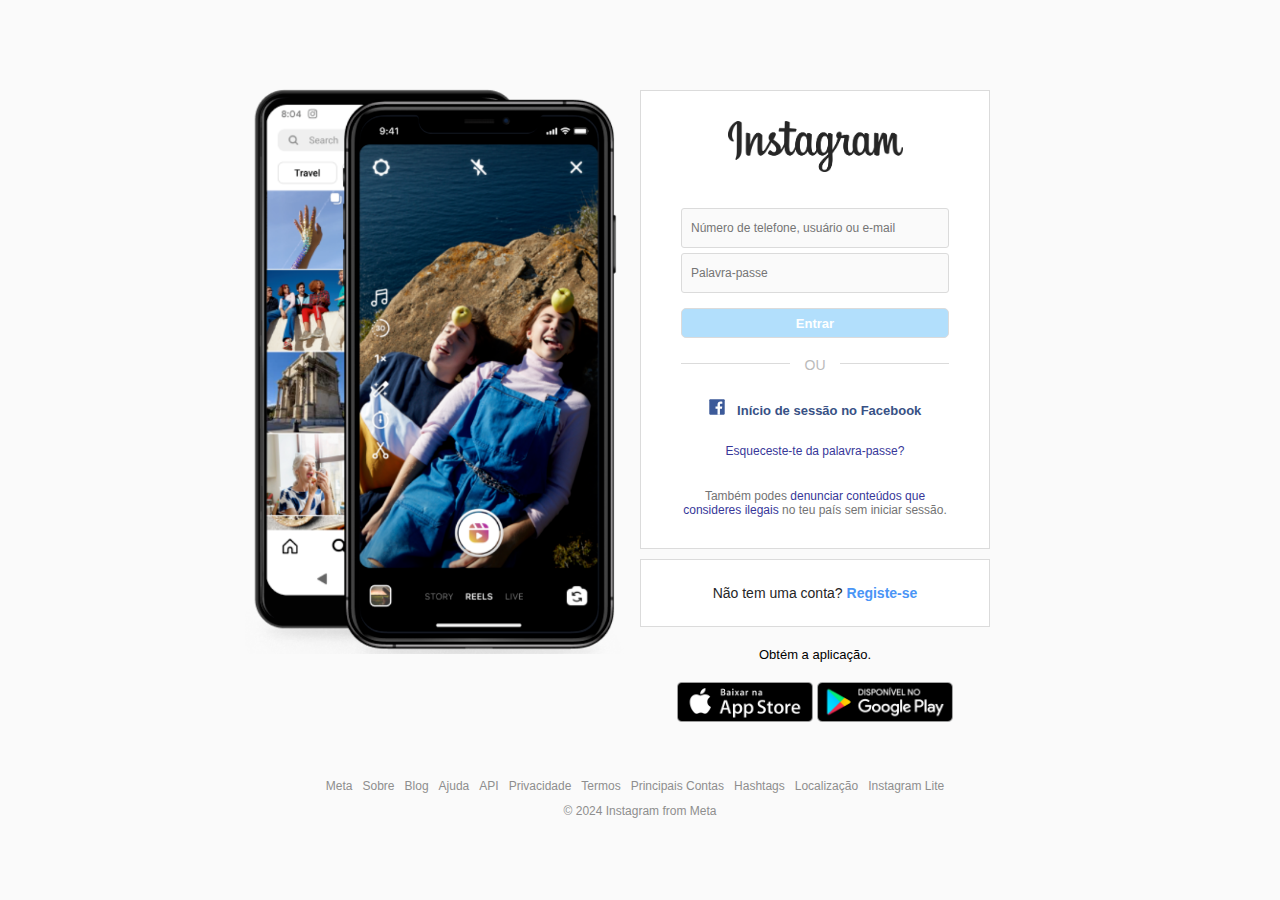
<file: 0_instagram.html>
<!DOCTYPE html>
<html lang="pt-br">
<head>
    <meta charset="UTF-8">
    <meta name="viewport" content="width=device-width, initial-scale=1.0">
    <title>Instagram</title>
    <link rel="stylesheet" href="1_instagram.css">
    <link rel="shortcut icon" href="favicon .png" type="image/x-icon">
</head>
<body>
    <main>

        <div id="main-conatiner">
            <div id="banner-container">
                <img src="banner2.png" alt="Criar uma conta no Instagram">
            </div>

            <div id="form-container">
                <div id="form-box">
                    <img id="logo-insta" src="logo_instagram.png" alt="Logo Instagram">
                    <form  id="login-form">

                        <input type="text" name="username" placeholder="Número de telefone, usuário ou e-mail">

                        <input type="password" name="password" placeholder="Palavra-passe">

                        <input type="submit" value="Entrar">

                    </form>

                    <div class="separator">
                        <div class="line"></div>
                        <span>Ou</span>
                    </div>

                    <div id="other-links">

                        <div id="facebook-login">
                            <a href="#">
                                <img src="logo_facebook.svg" alt="Facebook Login">
                                <span>Início de sessão no Facebook</span>
                            </a>
                        </div>

                        <div id="forget-pass">
                            <a href="#">Esqueceste-te da palavra-passe?</a>
                            <p class="extra">Também podes <a href="#">denunciar conteúdos que consideres ilegais  </a> no teu país sem iniciar sessão.</p>
                        </div>

                        

                    </div>

                </div>

                <div id="register-container">
                    <p>Não tem uma conta? <a href="#">Registe-se</a></p>
                </div>
                
                <div id="get-app-container">
                    <p>Obtém a aplicação.</p>
                    <a href="#">
                        <img src="apple_btn.png" alt="Apple Store">
                        <img src="gplay_btn.png" alt="Google Play">
                    </a>
                </div>
            </div>
        </div>
    </main>

    <footer>
        <nav>
            <ul id="footer-links">
                <li><a href="#">Meta</a></li>
                <li><a href="#">Sobre</a></li>
                <li><a href="#">Blog</a></li>
                <li><a href="#">Ajuda</a></li>
                <li><a href="#">API</a></li>
                <li><a href="#">Privacidade</a></li>
                <li><a href="#">Termos</a></li>
                <li><a href="#">Principais Contas</a></li>
                <li><a href="#">Hashtags</a></li>
                <li><a href="#">Localização</a></li>
                <li><a href="#">Instagram Lite</a></li>
            </ul>
        </nav>
        <p id="copyright">&copy; 2024 Instagram from Meta</p>
    </footer>
</body>
</html>
</file>
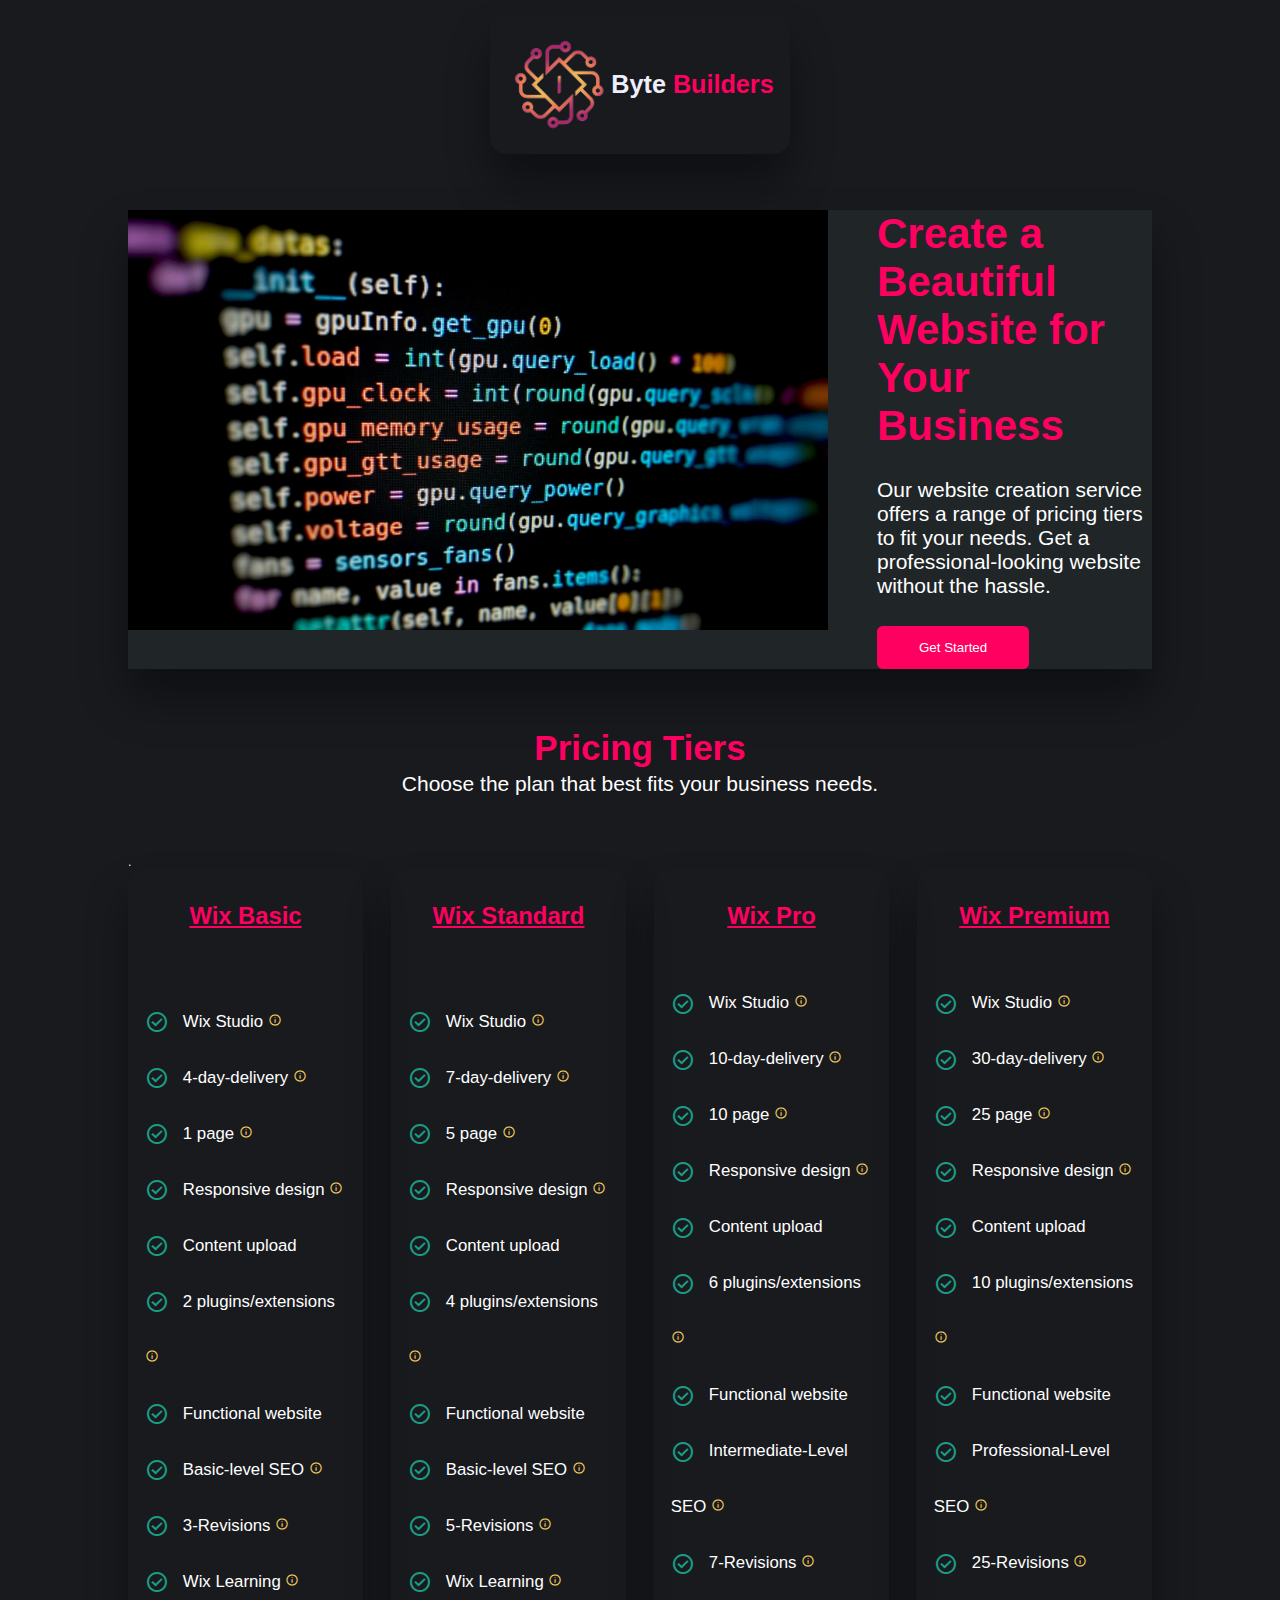
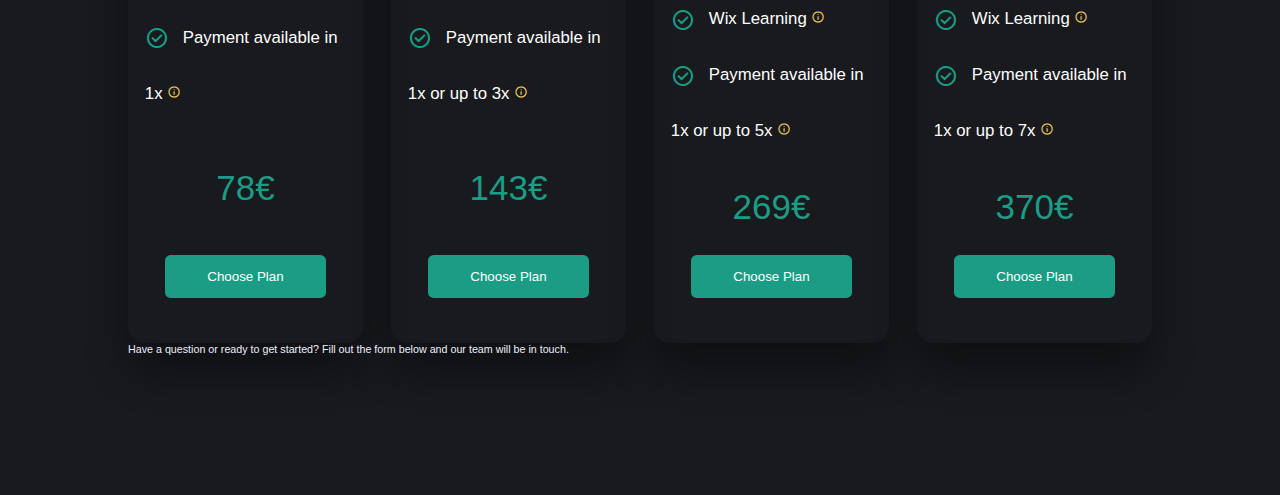
<file: 0_services_bytebuilders.html>
<!DOCTYPE html>
<html lang="pt-br">
<head>
    <meta charset="UTF-8">
    <meta name="viewport" content="width=device-width, initial-scale=1.0">
    <title>Services List |  ByteBuilders</title>
    <link rel="stylesheet" href="1_services_bytebuilders.css">
    <link rel="stylesheet" href="https://fonts.googleapis.com/css2?family=Material+Symbols+Outlined:opsz,wght,FILL,GRAD@20..48,100..700,0..1,-50..200" />
</head>
<body>
    <div class="container">
        <header>
            <div class="logo">
                <img src="logo.png" alt="Logo Image">
                <h1>Byte <span class="danger">Builders</span></h1>
            </div>
        </header>
    </div>

    <main>
        <div class="main-container">
            <div class="main-inner">
                <img src="code_slogan.jpg" alt="Main Image">
                <div class="main-slogan">
                    <h1 class="danger">Create a Beautiful Website for Your Business</h1>
                    <p>Our website creation service offers a range of pricing tiers to fit your needs. Get a professional-looking website without the hassle.</p>
                    <button>Get Started</button>
                </div>
            </div>
        </div>

        <section>
            <div class="plans-title">
                <h2>Pricing Tiers</h2>
                <p>Choose the plan that best fits your business needs.</p>
            </div>

            .

            <div class="plans">
                <div class="plan">
                    <h2>Wix Basic</h2>
                    <ul>
                        <li><span class="material-symbols-outlined check_circle">check_circle</span>Wix Studio <a href="" title="More Information"><span class="material-symbols-outlined info">info</span></a></li>
                        <li><span class="material-symbols-outlined check_circle">check_circle</span>4-day-delivery <a href="" title="More Information"><span class="material-symbols-outlined info">info</span></a></li>
                        <li><span class="material-symbols-outlined check_circle">check_circle</span>1 page <a href="" title="More Information"><span class="material-symbols-outlined info">info</span></a></li>
                        <li><span class="material-symbols-outlined check_circle">check_circle</span>Responsive design <a href="" title="More Information"><span class="material-symbols-outlined info">info</span></a></li>
                        <li><span class="material-symbols-outlined check_circle">check_circle</span>Content upload</li>
                        <li><span class="material-symbols-outlined check_circle">check_circle</span>2 plugins/extensions <a href="" title="More Information"><span class="material-symbols-outlined info">info</span></a></li>
                        <li><span class="material-symbols-outlined check_circle">check_circle</span>Functional website</li>
                        <li><span class="material-symbols-outlined check_circle">check_circle</span>Basic-level SEO <a href="" title="More Information"><span class="material-symbols-outlined info">info</span></a></li>
                        <li><span class="material-symbols-outlined check_circle">check_circle</span>3-Revisions <a href="" title="More Information"><span class="material-symbols-outlined info">info</span></a></li>
                        <li><span class="material-symbols-outlined check_circle">check_circle</span>Wix Learning <a href="" title="More Information"><span class="material-symbols-outlined info">info</span></a></li>
                        <li><span class="material-symbols-outlined check_circle">check_circle</span>Payment available in 1x <a href="" title="More Information"><span class="material-symbols-outlined info">info</span></a></li>
                    </ul>
                    <h3 class="plan-price">78€</h3>
                    <button onclick="sendEmailBasic()">Choose Plan</button>
                </div>

                <div class="plan">
                    <h2>Wix Standard</h2>
                    <ul>
                        <li><span class="material-symbols-outlined check_circle">check_circle</span>Wix Studio <a href="" title="More Information"><span class="material-symbols-outlined info">info</span></a></li>
                        <li><span class="material-symbols-outlined check_circle">check_circle</span>7-day-delivery <a href="" title="More Information"><span class="material-symbols-outlined info">info</span></a></li>
                        <li><span class="material-symbols-outlined check_circle">check_circle</span>5 page <a href="" title="More Information"><span class="material-symbols-outlined info">info</span></a></li>
                        <li><span class="material-symbols-outlined check_circle">check_circle</span>Responsive design <a href="" title="More Information"><span class="material-symbols-outlined info">info</span></a></li>
                        <li><span class="material-symbols-outlined check_circle">check_circle</span>Content upload</li>
                        <li><span class="material-symbols-outlined check_circle">check_circle</span>4 plugins/extensions <a href="" title="More Information"><span class="material-symbols-outlined info">info</span></a></li>
                        <li><span class="material-symbols-outlined check_circle">check_circle</span>Functional website</li>
                        <li><span class="material-symbols-outlined check_circle">check_circle</span>Basic-level SEO <a href="" title="More Information"><span class="material-symbols-outlined info">info</span></a></li>
                        <li><span class="material-symbols-outlined check_circle">check_circle</span>5-Revisions <a href="" title="More Information"><span class="material-symbols-outlined info">info</span></a></li>
                        <li><span class="material-symbols-outlined check_circle">check_circle</span>Wix Learning <a href="" title="More Information"><span class="material-symbols-outlined info">info</span></a></li>
                        <li><span class="material-symbols-outlined check_circle">check_circle</span>Payment available in 1x or up to 3x <a href="" title="More Information"><span class="material-symbols-outlined info">info</span></a></li>
                    </ul>
                    <h3 class="plan-price">143€</h3>
                    <button onclick="sendEmailStandard()">Choose Plan</button>
                </div>

                <div class="plan">
                    <h2>Wix Pro</h2>
                    <ul>
                        <li><span class="material-symbols-outlined check_circle">check_circle</span>Wix Studio <a href="" title="More Information"><span class="material-symbols-outlined info">info</span></a></li>
                        <li><span class="material-symbols-outlined check_circle">check_circle</span>10-day-delivery <a href="" title="More Information"><span class="material-symbols-outlined info">info</span></a></li>
                        <li><span class="material-symbols-outlined check_circle">check_circle</span>10 page <a href="" title="More Information"><span class="material-symbols-outlined info">info</span></a></li>
                        <li><span class="material-symbols-outlined check_circle">check_circle</span>Responsive design <a href="" title="More Information"><span class="material-symbols-outlined info">info</span></a></li>
                        <li><span class="material-symbols-outlined check_circle">check_circle</span>Content upload</li>
                        <li><span class="material-symbols-outlined check_circle">check_circle</span>6 plugins/extensions <a href="" title="More Information"><span class="material-symbols-outlined info">info</span></a></li>
                        <li><span class="material-symbols-outlined check_circle">check_circle</span>Functional website</li>
                        <li><span class="material-symbols-outlined check_circle">check_circle</span>Intermediate-Level SEO <a href="" title="More Information"><span class="material-symbols-outlined info">info</span></a></li>
                        <li><span class="material-symbols-outlined check_circle">check_circle</span>7-Revisions <a href="" title="More Information"><span class="material-symbols-outlined info">info</span></a></li>
                        <li><span class="material-symbols-outlined check_circle">check_circle</span>Wix Learning <a href="" title="More Information"><span class="material-symbols-outlined info">info</span></a></li>
                        <li><span class="material-symbols-outlined check_circle">check_circle</span>Payment available in 1x or up to 5x <a href="" title="More Information"><span class="material-symbols-outlined info">info</span></a></li>
                    </ul>
                    <h3 class="plan-price">269€</h3>
                    <button onclick="sendEmailPro()">Choose Plan</button>
                </div>

                <div class="plan">
                    <h2>Wix Premium</h2>
                    <ul>
                        <li><span class="material-symbols-outlined check_circle">check_circle</span>Wix Studio <a href="" title="More Information"><span class="material-symbols-outlined info">info</span></a></li>
                        <li><span class="material-symbols-outlined check_circle">check_circle</span>30-day-delivery <a href="" title="More Information"><span class="material-symbols-outlined info">info</span></a></li>
                        <li><span class="material-symbols-outlined check_circle">check_circle</span>25 page <a href="" title="More Information"><span class="material-symbols-outlined info">info</span></a></li>
                        <li><span class="material-symbols-outlined check_circle">check_circle</span>Responsive design <a href="" title="More Information"><span class="material-symbols-outlined info">info</span></a></li>
                        <li><span class="material-symbols-outlined check_circle">check_circle</span>Content upload</li>
                        <li><span class="material-symbols-outlined check_circle">check_circle</span>10 plugins/extensions <a href="" title="More Information"><span class="material-symbols-outlined info">info</span></a></li>
                        <li><span class="material-symbols-outlined check_circle">check_circle</span>Functional website</li>
                        <li><span class="material-symbols-outlined check_circle">check_circle</span>Professional-Level SEO <a href="" title="More Information"><span class="material-symbols-outlined info">info</span></a></li>
                        <li><span class="material-symbols-outlined check_circle">check_circle</span>25-Revisions <a href="" title="More Information"><span class="material-symbols-outlined info">info</span></a></li>
                        <li><span class="material-symbols-outlined check_circle">check_circle</span>Wix Learning <a href="" title="More Information"><span class="material-symbols-outlined info">info</span></a></li>
                        <li><span class="material-symbols-outlined check_circle">check_circle</span>Payment available in 1x or up to 7x <a href="" title="More Information"><span class="material-symbols-outlined info">info</span></a></li>
                    </ul>
                    <h3 class="plan-price">370€</h3>
                    <button onclick="sendEmailPremium()">Choose Plan</button>
                </div>
            </div>

            <div class="get-in-touch">
                <h3>Have a question or ready to get started? Fill out the form below and our team will be in touch.</h3>
                <form action="">
                    
                </form>
            </div>

        </section>
    </main>

    <script src="1_services_bytebuilders.js"></script>
</body>
</html>
</file>
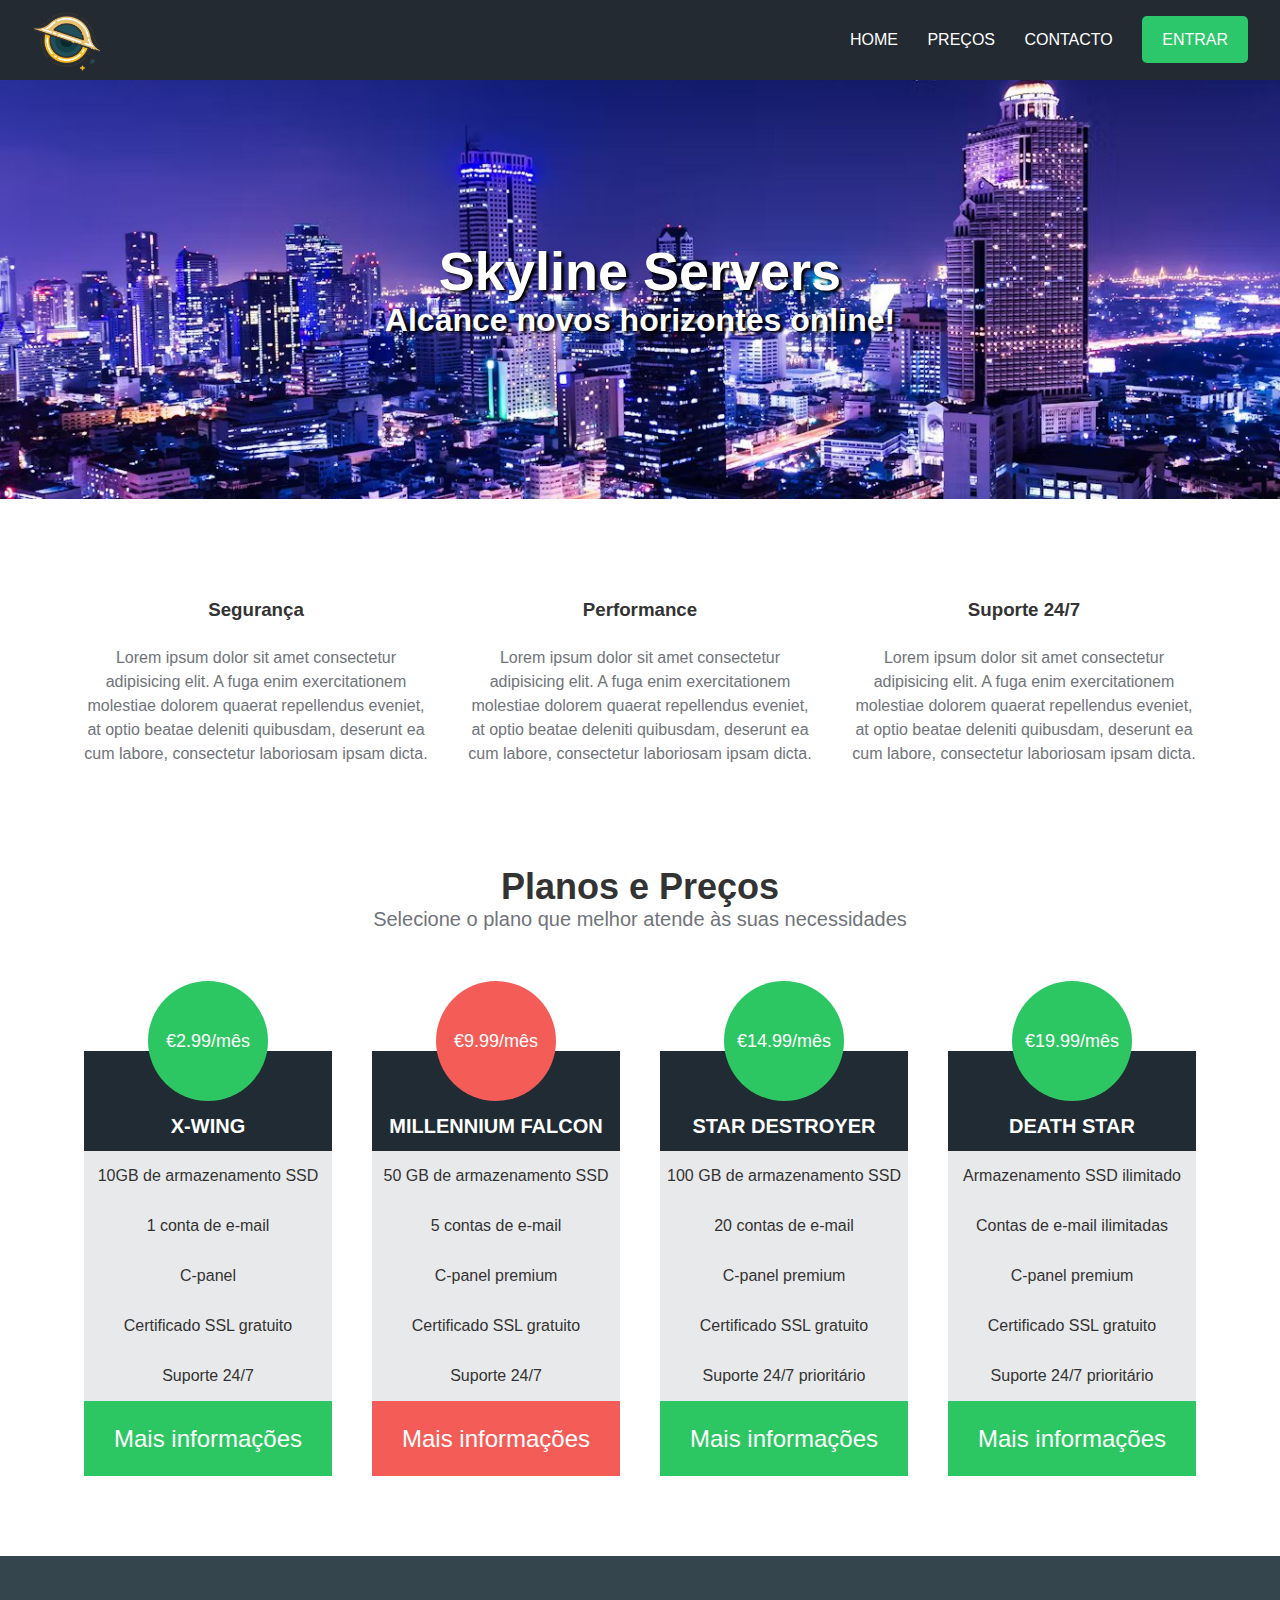
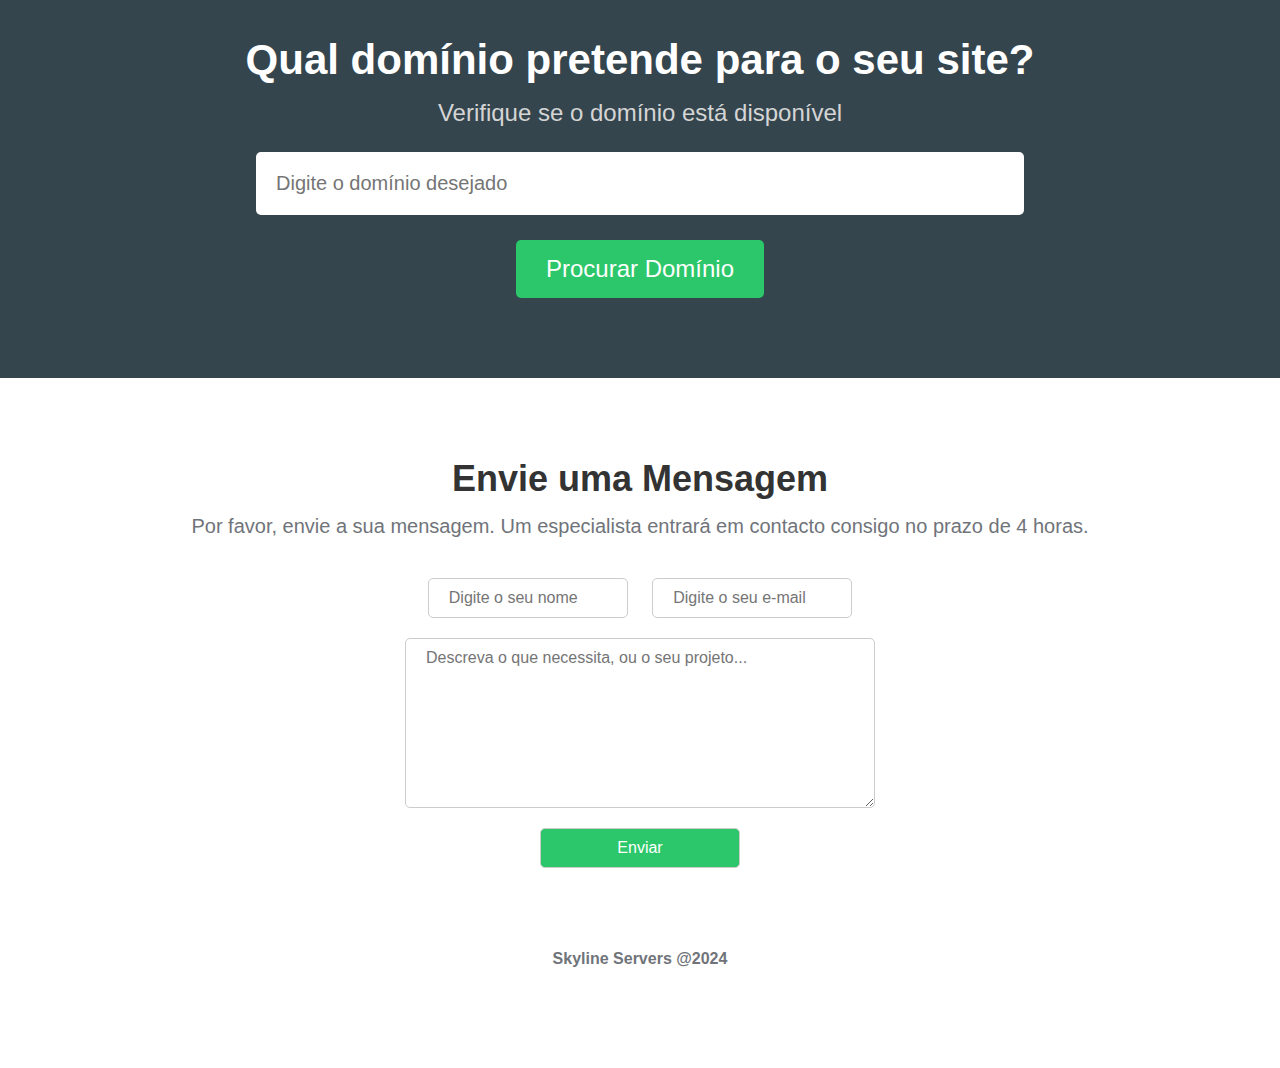
<file: 0_skylineservers.html>
<!DOCTYPE html>
<html lang="pt-br">
<head>
    <meta charset="UTF-8">
    <meta name="viewport" content="width=device-width, initial-scale=1.0">
    <title>Skyline Servers  |  Bruno Coelho</title>
    <link rel="stylesheet" href="1_skylineservers.css">
    <link rel="stylesheet" href="https://cdnjs.cloudflare.com/ajax/libs/font-awesome/6.5.2/css/all.min.css" integrity="sha512-SnH5WK+bZxgPHs44uWIX+LLJAJ9/2PkPKZ5QiAj6Ta86w+fsb2TkcmfRyVX3pBnMFcV7oQPJkl9QevSCWr3W6A==" crossorigin="anonymous" referrerpolicy="no-referrer" />
</head>
<body>
    <div class="container">
        <div class="navbar-container">
            <nav>
                <a href="#">
                    <img src="black-hole.png" alt="Skyline Servers" class="logo">
                </a>
                <ul class="navbar-items">
                    <li><a href="#">Home</a></li>
                    <li><a href="#">Preços</a></li>
                    <li><a href="#">Contacto</a></li>
                    <li><a href="#" class="default-btn">Entrar</a></li>
                </ul>
            </nav>
        </div>
        <main>
            <div class="main-banner">
                <h1>Skyline Servers</h1>
                <p>Alcance novos horizontes online!</p>
            </div>
            <section class="service-container">
                <ul>
                    <li>
                        <i class="fas fa-shield-alt"></i>
                        <h3>Segurança</h3>
                        <p>Lorem ipsum dolor sit amet consectetur adipisicing elit. A fuga enim exercitationem molestiae dolorem quaerat repellendus eveniet, at optio beatae deleniti quibusdam, deserunt ea cum labore, consectetur laboriosam ipsam dicta.</p>
                    </li>
                    <li>
                        <i class="fas fa-rocket"></i>
                        <h3>Performance</h3>
                        <p>Lorem ipsum dolor sit amet consectetur adipisicing elit. A fuga enim exercitationem molestiae dolorem quaerat repellendus eveniet, at optio beatae deleniti quibusdam, deserunt ea cum labore, consectetur laboriosam ipsam dicta.</p>
                    </li>
                    <li>
                        <i class="fas fa-comments"></i>
                        <h3>Suporte 24/7</h3>
                        <p>Lorem ipsum dolor sit amet consectetur adipisicing elit. A fuga enim exercitationem molestiae dolorem quaerat repellendus eveniet, at optio beatae deleniti quibusdam, deserunt ea cum labore, consectetur laboriosam ipsam dicta.</p>
                    </li>
                </ul>
            </section>
            
            <section class="pricing-container">
                <h2>Planos e Preços</h2>
                <p>Selecione o plano que melhor atende às suas necessidades</p>
                <div class="plans-container">
                    <div class="plan">
                        <ul>
                            <li class="price">€2.99/mês</li>
                            <li class="plan-name">X-Wing</li>
                            <li>10GB de armazenamento SSD</li>
                            <li>1 conta de e-mail</li>
                            <li>C-panel</li>
                            <li>Certificado SSL gratuito</li>
                            <li>Suporte 24/7</li>
                            <li class="plan-btn">Mais informações</li>
                        </ul>
                    </div>
                    <div class="plan">
                        <ul>
                            <li class="price recommended">€9.99/mês</li>
                            <li class="plan-name">Millennium Falcon</li>
                            <li>50 GB de armazenamento SSD</li>
                            <li>5 contas de e-mail</li>
                            <li>C-panel premium</li>
                            <li>Certificado SSL gratuito</li>
                            <li>Suporte 24/7</li>
                            <li class="plan-btn recommended">Mais informações</li>
                        </ul>
                    </div>
                    <div class="plan">
                        <ul>
                            <li class="price">€14.99/mês</li>
                            <li class="plan-name">Star Destroyer</li>
                            <li>100 GB de armazenamento SSD</li>
                            <li>20 contas de e-mail</li>
                            <li>C-panel premium</li>
                            <li>Certificado SSL gratuito</li>
                            <li>Suporte 24/7 prioritário</li>
                            <li class="plan-btn">Mais informações</li>
                        </ul>
                    </div>
                    <div class="plan">
                        <ul>
                            <li class="price">€19.99/mês</li>
                            <li class="plan-name">Death Star</li>
                            <li>Armazenamento SSD ilimitado</li>
                            <li>Contas de e-mail ilimitadas</li>
                            <li>C-panel premium</li>
                            <li>Certificado SSL gratuito</li>
                            <li>Suporte 24/7 prioritário</li>
                            <li class="plan-btn">Mais informações</li>
                        </ul>
                    </div>
                </div>
            </section>
            <section class="searchdomain-container">
                <h2>Qual domínio pretende para o seu site?</h2>
                <p>Verifique se o domínio está disponível</p>
                <form>
                    <input type="text" name="domain" id="domain" placeholder="Digite o domínio desejado">
                    <input type="submit" value="Procurar Domínio">
                </form>
            </section>
            <section class="contact-container">
                <h2>Envie uma Mensagem</h2>
                <p>Por favor, envie a sua mensagem. Um especialista entrará em contacto consigo no prazo de 4 horas.</p>
                <form>
                    <input type="text" name="name" id="name" placeholder="Digite o seu nome">
                    <input type="email" name="email" id="email" placeholder="Digite o seu e-mail">
                    <textarea name="message" id="message" placeholder="Descreva o que necessita, ou o seu projeto..."></textarea>
                    <input type="submit" value="Enviar">
                </form>
            </section>
        </main>
        <footer>
            <p>Skyline Servers @2024</p>
        </footer>
    </div>
</body>
</html>
</file>
<file: 1_instagram.css>
/* Geral */
* {
    margin: 0;
    padding: 0;
    box-sizing: border-box;
    font-family: Helvetica;
}

body {
    background-color: #fafafa;
}

/*  Containers */

#main-conatiner {
    display: flex;
    margin-top: 60px;
}

#banner-container,
#form-container {
    flex: 1 1 0;
    width: 50%;
}

#banner-container {
    text-align: right;
}

#banner-container img {
    width: 100%;
    margin-right: 15px;
    margin-top: 25px;
    max-width: 380px;
}

#form-container {
    text-align: center;
}

/*  Login Form */

#form-box {
    background-color: #fff;
    border: 1px solid #dbdbdb;
    width: 350px;
    margin-top: 30px;
}

#logo-insta{
    width: 175px;
    height: 51px;
    margin: 30px auto 12px;
}

#login-form {
    margin-top: 20px;
}

#login-form input {
    display: block;
    font-size: 12px;
    padding: 12px 9px;
    background-color: #fafafa;
    border: 1px solid #dbdbdb;
    border-radius: 3px;
    width: 268px;
    margin: 5px auto;
}

#login-form input[type="submit"] {
    background-color: #b2dffc;
    color: #fff;
    margin-top: 15px;
    border-radius: 5px;
    height: 30px;
    font-size: 13px;
    font-weight: bold;
    padding: 0;
}

/*  Separator  */

.separator {
    position: relative;
}

.line {
    border-top: 1px solid #dbdbdb;
    width: 268px;
    margin: 25px auto 35px;
}

.separator span {
    position: absolute;
    text-transform: uppercase;
    color: #bbb;
    background-color: #fff;
    top: -6px;
    width: 50px;
    margin-left: -25px;
    font-size: 14px;
}

/* Facebook Login */

#facebook-login {
    margin-bottom: 25px;
}

#facebook-login a {
    text-decoration: none;
    color: #385185;
    align-items: center;
    justify-self: center;
}

#facebook-login img {
    width: 16px;
    height: 16px;
    margin-right: 8px;
}

#facebook-login span {
    font-size: 13px;
    font-weight: bold;
    margin-top: 1px;
}

/* Forget Password */

#forget-pass {
    margin-bottom: 20px;
    font-size: 12px;
}

#forget-pass a {
    text-decoration: none;
    color: #373799;
}

#forget-pass p {
    color: #737373;
}

.extra {
    width: 270px;
    margin: 31px auto;
}

#forget-pass .extra a:hover {
    text-decoration: underline;
}
/* Registar */

#register-container {
    background-color: #fff;
    border: 1px solid #dbdbdb;
    width: 350px;
    margin-top: 10px;
    padding: 25px;
}

#register-container p {
    font-size: 14px;
    color: #262626;
}

#register-container a {
    color: #4a95f6;
    text-decoration: none;
    font-weight: bold;
}

/*  Get APP */

#get-app-container {
    text-align: center;
    width: 350px;
}

#get-app-container p {
    margin: 20px 0;
    font-size: 13px;
}

#get-app-container img {
    width: 136px;
    height: 40px;
}

#get-app-container a {
    text-decoration: none;
}

/* FOOTER */

footer {
    text-align: left;
    width: 1000px;
    margin: 50px auto;
    display: flex;
    flex-direction: column;
    justify-content: center;
    align-items: center;
}

#footer-links {
    display: flex;
    list-style: none;
}

#footer-links li {
    margin-right: 10px;
}

#footer-links a ,
#copyright {
    text-decoration: none;
    color: #8e8e8e;
    font-size: 12px;
}

#copyright {
    margin-top: 10px;
}

/* Mobile */

@media (max-width: 450px) {

    body {
        background-color: #fff;
    }

    #banner-container {
        display: none;
    }

    #main-container,
    #form-box {
        margin-top: 0;
    }

    #form-container,
    #form-box,
    #register-container,
    #get-app-container {
        width: 100%;
        border: none;
    }

    footer {
        width: 90%;
    }

    #footer-links {
        flex-wrap: wrap;
        justify-content: center;
        margin-bottom: 10px;
    }
}
</file>
<file: 1_services_bytebuilders.css>
:root {
    --color-primary: #6c9bcf;
    --color-danger: #ff0060;
    --color-success: #1b9c85;
    --color-warming: #f7d060;
    --color-white: #202528;
    --color-real-white: #FFF;
    --color-purple: #bc1ce4;
    --color-info-dark: #7d8da1;
    --color-dark: #edeffd;
    --color-light: rgba(0, 0, 0, 0.4);
    --color-dark-variant: #a3bdcc;
    --color-background: #181a1e; 

    --card-border-radius: 2rem;
    --border-radius-1: 0.4rem;
    --border-radius-2: 1.2rem;

    --card-padding:1.8rem;
    --padding-1: 1.2rem;

    --box-shadow: 0 2rem 3rem var(--color-light);
}

* {
    margin: 0;
    padding: 0;
    outline: 0;
    appearance: 0;
    border: 0;
    text-align: none;
    box-sizing: border-box;
    text-decoration: none;
    list-style: none;
}

html {
    font-size:14px;
}

body {
    width: 100vw;
    height: 100vh;
    font-family: Arial, Helvetica, sans-serif;
    font-size: 0.88rem;
    user-select: none;
    overflow-x: hidden;
    color: var(--color-dark);
    background-color: var(--color-background);
    transition: all 0.7s ease;
}

/* Scroll Bar */
::-webkit-scrollbar {
    width: 8px; 
    height: 8px;
}
::-webkit-scrollbar-track {
    background: #f1f1f1; 
    border-radius: 5px;
}
::-webkit-scrollbar-thumb {
    background: #888; 
    border-radius: 5px; 
}
::-webkit-scrollbar-thumb:hover {
    background: #555; 
}

a {
    color: var(--color-dark);
}

img {
    display: block;
    width: 100%;
    object-fit: cover;
}

h1 {
    font-weight: 800;
    font-size: 1.8rem;
}

h2 {
    font-weight: 600;
    font-size: 1.4em;
}

h3 {
    font-weight: 500;
    font-size: 0.87em;
}

small {
    font-size: 0.76rem;
}

p {
    color: var(--color-dark-variant);
}

b {
    color: var(--color-dark);
}

.non-available {
    position: fixed;
    top: 0;
    left: 0;
    width: 100vw;
    height: 100vh;
    display: none;
    justify-content: center;
    align-items: center;
    background-color: var(--color-dark);
    color: var(--color-white); 
    z-index: 10; 
    text-align: center;
    padding: 1rem;
}

.non-available p {
    font-size: 1.8rem;
    color: var(--color-danger);
}

.text-muted {
    color: var(--color-info-dark);
}

.primary {
    color: var(--color-primary);
}

.danger {
    color: var(--color-danger);
}

.danger-espace {
    color: var(--color-danger);
    font-size: 1.4rem;
}

.success {
    color: var(--color-success);
}

.warming {
    color: var(--color-warming);
}

.container {
    display: flex;
    flex-direction: column;
    flex-wrap: wrap;
    width: 100%;
}

header {
    display: flex;
    width: fit-content;
    height: 10rem;
    padding: var(--padding-1);
    border-radius: var(--border-radius-2);
    margin: 1rem auto;
    box-shadow: var(--box-shadow);
    transition: 0.7s all ease;
}

header:hover {
    box-shadow: none;
}

header img {
    width: 7.5rem;
    height: 7.5rem;
}

header .logo {
    display: flex;
    flex-direction: row;
    align-items: center;
}

main {
    margin: 3rem auto;
    width: 80%;
    padding-bottom: 10rem;
}

.main-container .main-inner {
    display: flex;
    flex-direction: row;
    gap: 3.5rem;
    background-color: var(--color-white);
    box-shadow: var(--box-shadow);
    transition: all 0.7s ease;
    margin-bottom: 3rem;
}

.main-container .main-inner:hover {
    box-shadow: none;
}

.main-container .main-inner img {
    width: 50rem;
    height: 30rem;
}

.main-container .main-inner .main-slogan {
    display: flex;
    flex-direction: column;
    justify-content: center;
    gap: 2rem;
}

.main-container .main-inner .main-slogan h1 {
    display: flex;
    font-size: 3rem;
}

.main-container .main-inner .main-slogan p {
    font-size: 1.5rem;
    color: var(--color-real-white);
}

.main-container .main-inner .main-slogan button {
    display: flex;
    width: fit-content;
    padding: 1rem 3rem;
    cursor: pointer;
    border-radius: var(--border-radius-1);
    background-color: var(--color-danger);
    color: var(--color-real-white);
    transition: 1s all ease;
}

.main-container .main-inner .main-slogan button:hover {
    color: var(--color-danger);
    background-color: var(--color-real-white);
}

.plans-title {
    display: flex;
    width: auto;
    flex-direction: column;
    justify-content: center;
    align-items: center;
    padding: var(--padding-1);
    gap: 0.3rem;
    margin-bottom: 3rem;
}

.plans-title h2 {
    color: var(--color-danger);
    font-size: 2.5rem;
}

.plans-title p {
    color: var(--color-real-white);
    font-size: 1.5rem;
}

.plans {
    display: flex;
    flex-direction: row;
    gap: 2rem;
}

.plans .plan {
    display: flex;
    flex-direction: column;
    gap: 2rem;
    justify-content: space-between;
    align-items: center;
    width: 30rem;
    height: auto;
    border-radius: var(--border-radius-2);
    padding: var(--padding-1);
    box-shadow: var(--box-shadow);
    transition: all 0.7s ease;
}

.plans .plan:hover {
    box-shadow: none;
}

.plans .plan h2 {
    font-size: 1.7rem;
    color: var(--color-danger);
    padding: var(--padding-1);
    text-decoration: underline;
}

.plans .plan li {
    line-height: 4rem;
    color: var(--color-real-white);
    font-size: 1.2rem;
}

.plans .plan li .check_circle {
    color: var(--color-success);
    vertical-align: middle;
    margin-right: 1rem;
}

.plans .plan li .info {
    font-size: 14px;
    color: var(--color-warming);
}

.plans .plan li .info:hover {
    opacity: 0.5;
}

.plans .plan .plan-price {
    font-size: 2.5rem;
    color: var(--color-success);
   transition: transform 0.7s;
}

.plans .plan .plan-price:hover {
    transform: scale(1.5);
}

.plans .plan button {
    display: flex;
    width: fit-content;
    padding: 1rem 3rem;
    cursor: pointer;
    border-radius: var(--border-radius-1);
    background-color: var(--color-success);
    color: var(--color-real-white);
    transition: 1s all ease;
    margin-bottom: 2rem;
}

.plans .plan button:hover {
    color: var(--color-success);
    background-color: var(--color-real-white);
}
</file>
<file: 1_skylineservers.css>
/* GERAL */
*{
    margin: 0;
    padding: 0;
    font-family: Arial, Helvetica, sans-serif;
    box-sizing: border-box;
}
h1, h2, h3{
    color: #333;
}
p{
    color: #70747a;
}
::-webkit-scrollbar {
    width: 10px; 
    height: 10px; 
}
::-webkit-scrollbar-track {
    background: #f1f1f1;
    border-radius: 10px;
}
::-webkit-scrollbar-thumb {
    background: #333;
    border-radius: 10px;
}
::-webkit-scrollbar-thumb:hover {
    background: #696969;
}
/* NAVBAR */
.navbar-container{
    width: 100%;
    height: 80px;
    background-color: #232a31;
    padding: 0 2rem;
}
nav{
    position: relative;
}
.logo{
    width: 70px;
    margin-top: 5px;
    border-radius: 50%;
}
.navbar-items{
    position: absolute;
    right: 0;
    height: 80px;
    line-height: 80px;
    margin: 0;
    display: inline-block;
}
.navbar-items li{
    display: inline-block;
    text-transform: uppercase;
    margin-left: 25px;

}
.navbar-items a{
    color: #fff;
    text-decoration: none;
    transition: 0.5s;
}
.navbar-items a:hover{
    color: #ccc;
}
.default-btn{
    padding: 15px 20px;
    background-color: #2cc76a;
    border-radius: 5px;
}
.navbar-items .default-btn:hover{
    background-color: #00ff66;
    color: #fff;
}
/* MAIN BANNER */
.main-banner{
    background-image: url("skybanner.jpg");
    padding: 10rem 0;
    background-size: cover;
    background-position: center;
}
.main-banner h1, .main-banner p{
    color: #fff;
    text-align: center;
    font-weight: bold;
    text-shadow: #000 3px 2px 3px;
}
.main-banner h1{
    font-size: 54px;
}
.main-banner p{
    font-size: 32px;
}
/* SERVICES */
.service-container{
    padding: 5rem 0;
}
.service-container ul{
    display: flex;
    width: 90%;
    margin: 0 auto;
}
.service-container li{
    flex: 1 1 200px;
    list-style: none;
    text-align: center;
    padding: 20px;
}
.fas{
    font-size: 60px;
    margin-bottom: 15px;
}
.fa-shield-alt{
    color: #2cc76a;
}
.fa-rocket{
    color: #ef3e29;
}
.fa-comments{
    color: #ef8f29;
}
.service-container h3{
    margin-bottom: 25px;
}
.service-container p{
    line-height: 24px;
}
/* PRICE AND PLANS */
.pricing-container{
    padding-bottom: 5rem;
    text-align: center;
}
.pricing-container h2{
    font-size: 36px;
}
.pricing-container p{
    font-size: 20px;
}
.plans-container{
    display: flex;
    justify-content: space-between;
    width: 90%;
    margin: 50px auto 0;
}
.plan{
    flex: 1;
    max-width: 275px;
    margin: 0 20px;
}
.plan ul{
    padding: 0;
}
.plan li{
    list-style: none;
    height: 50px;
    line-height: 50px;
    background-color: #e8e9ea;
    color: #333;
}
.plan .price{
    width: 120px;
    height: 120px;
    border-radius: 50%;
    background-color: #2cc762;
    color: #fff;
    text-align: center;
    line-height: 120px;
    margin: 0 auto -50px;
    font-size: 18px;
    position: relative;
}
.plan .plan-name{
    text-transform: uppercase;
    font-size: 20px;
    font-weight: bold;
    color: #fff;
    background-color: #202b34;
    padding: 50px 0;
}
.plan .plan-btn{
    background-color: #2cc762;
    color: #fff;
    font-size: 24px;
    height: 75px;
    line-height: 75px;
    cursor: pointer;
}
.plan .recommended{
    background-color: #f45c57;
}
/* SEARCH DOMAIN */
.searchdomain-container{
    background-color: #34454e;
    text-align: center;
    padding: 5rem 0;
}
.searchdomain-container h2{
    color: #fff;
    font-size: 42px;
    margin-bottom: 15px;
}
.searchdomain-container p{
    color: #d5d5d5;
    font-size: 24px;
    margin-bottom: 25px;
}
.searchdomain-container input{
    display: block;
    border: none;
    border-radius: 5px;
    margin: 0 auto;
}
.searchdomain-container input[type=text]{
    width: 60%;
    padding: 20px;
    font-size: 20px;
    margin-bottom: 25px;
}
.searchdomain-container input[type=submit]{
    background-color: #2cc76a;
    padding: 15px 30px;
    color: #fff;
    font-size: 24px;
    cursor: pointer;
    opacity: 1;
}
.searchdomain-container input[type=submit]:hover{
    opacity: 0.7;
}
/* CONTACT FORM */
.contact-container{
    text-align: center;
    padding: 5rem 0 2rem 0;
}
.contact-container h2{
    font-size: 36px;
    margin-bottom: 15px;
}
.contact-container p{
    font-size: 20px;
    margin-bottom: 40px;
}
.contact-container input,
.contact-container textarea{
    width: 200px;
    padding: 10px 20px;
    font-size: 16px;
    border-radius: 5px;
    border: 1px solid #ccc;
    margin: 0 10px 20px;
}
.contact-container textarea{
    display: block;
    margin: 0 auto 20px;
    width: 470px;
    height: 170px;
}
.contact-container input[type="submit"]{
    display: block;
    margin: 0 auto;
    background-color: #2cc76a;
    color: #fff;
    cursor: pointer;
}
/* FOOTER */
footer{
    text-align: center;
    font-weight: bold;
    margin: 50px 0 100px;
}
/* RESPONSIVIDADE */
/* SMALL LAPTOPS FROM 1100PX*/
@media(max-width: 1110px){
    .plans-container{
        width: 95%;
    }
    .plan{
        margin: 0 5px;
    }
}
/* TABLET 900PX */
@media(max-width: 900px){
    .main-banner p{
        padding: 0 6rem;
    }
    .plan .plan-name{
        font-size: 14px;
    }
    .plan li{
        font-size: 11px;
    }
    .plan .plan-btn{
        font-size: 14px;
    }
    .searchdomain-container,
    .contact-container{
        padding: 2rem 4rem;
    }
}
/* CELLPHONE  576PX */
@media(max-width: 576px){
    html, body{
        overflow-x: hidden;
    }
    .navbar-items li{
        font-size: 12px;
        margin-left: 10px;
    }
    .main-banner p{
        padding: 0 2rem;
    }
    .plan .plan-name{
        font-size: 24px;
    }
    .plan li{
        font-size: 21px;
    }
    .plan .plan-btn{
        font-size: 24px;
    }
    .service-container ul{
        flex-direction: column;
    }
    .plans-container{
        flex-direction: column;
        width: 100%;
        padding: 0 2rem;
    }
    .plan{
        width: 100%;
        max-width: 100%;
        margin-bottom: 15px;
    }
    .searchdomain-container h2{
        font-size: 28px;
    }
    .searchdomain-container input[type="text"]{
        width: 100%;
    }
    .contact-container{
        padding: 3rem 2rem;
    }
    .contact-container input,
    .contact-container textarea{
        width: 100%;
        margin: 10px 0;
    }
}
</file>
